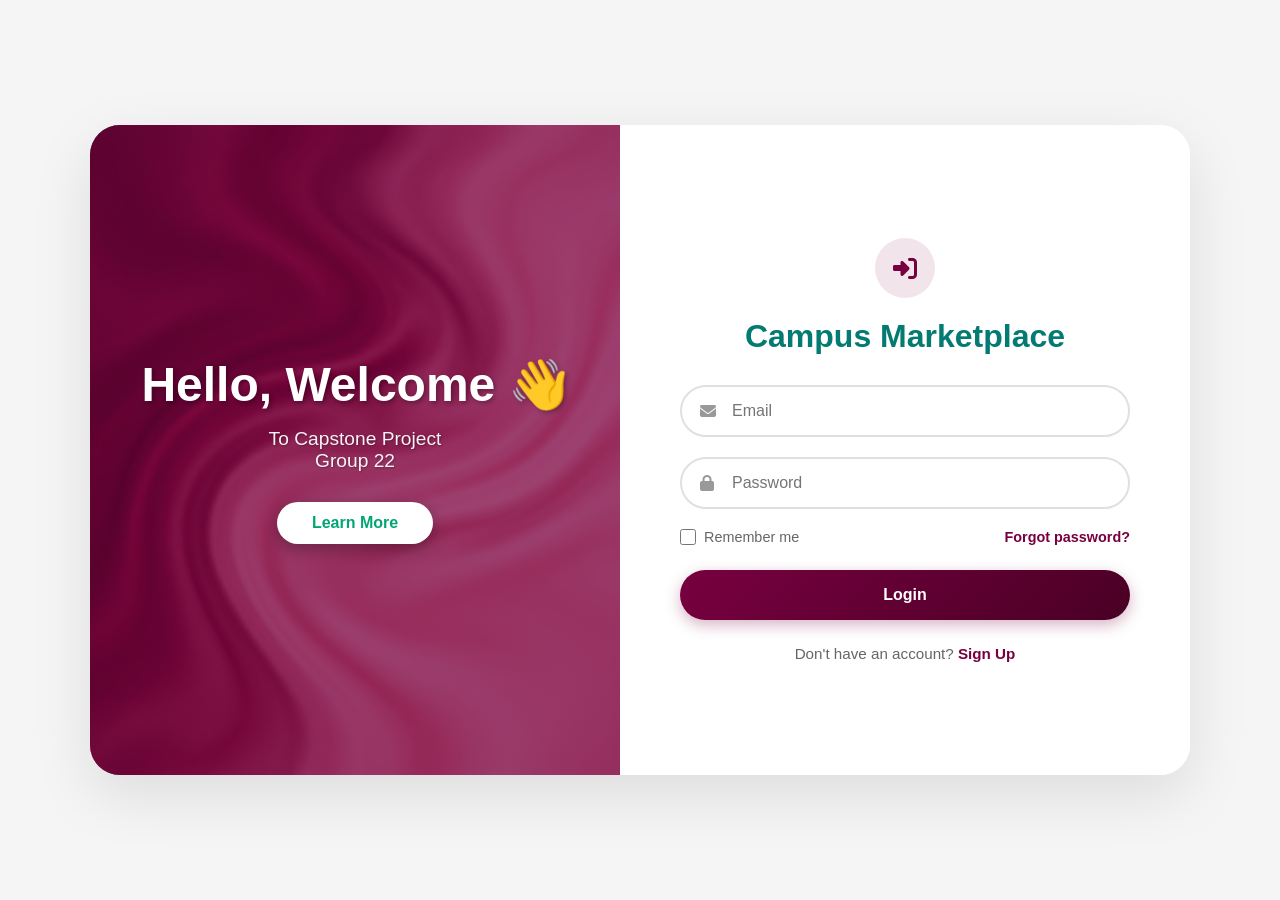
<file: index.html>
<!DOCTYPE html>
<html lang="en">
<head>
  <meta charset="UTF-8">
  <meta name="viewport" content="width=device-width, initial-scale=1.0">
  <title>Campus Marketplace - Authentication</title>
  <link rel="stylesheet" href="https://cdnjs.cloudflare.com/ajax/libs/font-awesome/6.5.0/css/all.min.css">
  <link rel="stylesheet" href="css/style.css">
</head>
<body>

<div class="auth-container">
  <!-- Left Side - Changes based on form -->
  <div class="auth-left login-bg" id="authLeft">
    <div class="auth-left-content">
      <h1 id="leftTitle">Hello, Welcome 👋</h1>
      <p id="leftSubtitle">To Capstone Project<br>Group 22</p>
      <button class="learn-more-btn">Learn More</button>
    </div>
  </div>

  <!-- Right Side - Login Form -->
  <div class="auth-right" id="loginForm">
    <div class="auth-icon">
      <i class="fas fa-sign-in-alt"></i>
    </div>
    <h2>Campus Marketplace</h2>
    
    <form onsubmit="handleLogin(event)">
      <div class="form-group">
        <i class="fas fa-envelope"></i>
        <input type="email" id="loginEmail" placeholder="Email" required>
      </div>
      
      <div class="form-group">
        <i class="fas fa-lock"></i>
        <input type="password" id="loginPassword" placeholder="Password" required>
      </div>
      
      <div class="form-options">
        <label class="remember-me">
          <input type="checkbox">
          Remember me
        </label>
        <a href="#" class="forgot-password">Forgot password?</a>
      </div>
      
      <button type="submit" class="submit-btn">Login</button>
    </form>
    
    <div class="auth-switch">
      Don't have an account? <a onclick="showSignup()">Sign Up</a>
    </div>
  </div>

  <!-- Right Side - Signup Form -->
  <div class="auth-right hidden" id="signupForm">
    <div class="auth-icon">
      <i class="fas fa-user-plus"></i>
    </div>
    <h2>Create Acount  <h2>
    
    <form onsubmit="handleSignup(event)">
      <div class="form-group">
        <i class="fas fa-user"></i>
        <input type="text" id="signupName" placeholder="Full Name" required>
      </div>
      
      <div class="form-group">
        <i class="fas fa-envelope"></i>
        <input type="email" id="signupEmail" placeholder="Email" required>
      </div>
      
      <div class="form-group">
        <i class="fas fa-lock"></i>
        <input type="password" id="signupPassword" placeholder="Password" required minlength="6">
      </div>
      
      <label class="terms-checkbox">
        <input type="checkbox" id="termsAgree" required>
        <span>I agree to <a href="#">Terms & Conditions</a></span>
      </label>
      
      <p id="signupError" class="error-message"></p>
      
      <button type="submit" class="submit-btn">Sign Up</button>
    </form>
    
    <div class="auth-switch">
      Already have an account? <a onclick="showLogin()">Login</a>
    </div>
  </div>
</div>

<script src="js/script.js"></script>
<script>
// Toggle to Signup with different background image
function showSignup() {
  document.getElementById('loginForm').classList.add('hidden');
  document.getElementById('signupForm').classList.remove('hidden');
  
  // Change background image
  var leftPanel = document.getElementById('authLeft');
  leftPanel.classList.remove('login-bg');
  leftPanel.classList.add('signup-bg');
  
  // Change content
  document.getElementById('leftTitle').textContent = 'Join Us 👋';
  document.getElementById('leftSubtitle').innerHTML = 'Create your account<br>Group 22';
  document.querySelector('#signupForm .auth-icon i').className = 'fas fa-user-plus';
}

// Toggle to Login with different background image
function showLogin() {
  document.getElementById('signupForm').classList.add('hidden');
  document.getElementById('loginForm').classList.remove('hidden');
  
  // Change background image
  var leftPanel = document.getElementById('authLeft');
  leftPanel.classList.remove('signup-bg');
  leftPanel.classList.add('login-bg');
  
  // Change content
  document.getElementById('leftTitle').textContent = 'Hello, Welcome 👋';
  document.getElementById('leftSubtitle').innerHTML = 'To Capstone Project<br>Group 22';
  document.querySelector('#loginForm .auth-icon i').className = 'fas fa-sign-in-alt';
}

// Handle Login
function handleLogin(event) {
  event.preventDefault();
  
  var email = document.getElementById('loginEmail').value.trim();
  var password = document.getElementById('loginPassword').value.trim();
  
  if (!email || !password) {
    alert('Please fill in all fields');
    return;
  }
  
  if (login(email, password)) {
    window.location.href = 'dashboard.html';
  } else {
    alert('Invalid email or password');
  }
}

// Handle Signup
function handleSignup(event) {
  event.preventDefault();
  
  var name = document.getElementById('signupName').value.trim();
  var email = document.getElementById('signupEmail').value.trim();
  var password = document.getElementById('signupPassword').value.trim();
  var terms = document.getElementById('termsAgree').checked;
  
  if (!name || !email || !password) {
    alert('Please fill in all fields');
    return;
  }
  
  if (password.length < 6) {
    alert('Password must be at least 6 characters');
    return;
  }
  
  if (!terms) {
    alert('Please agree to Terms & Conditions');
    return;
  }
  
  if (signup(name, email, password)) {
    alert('Account created successfully! Please login.');
    showLogin();
  } else {
    var errorEl = document.getElementById('signupError');
    errorEl.textContent = 'Email already exists';
    errorEl.classList.add('show');
  }
}
</script>

</body>
</html>
</file>
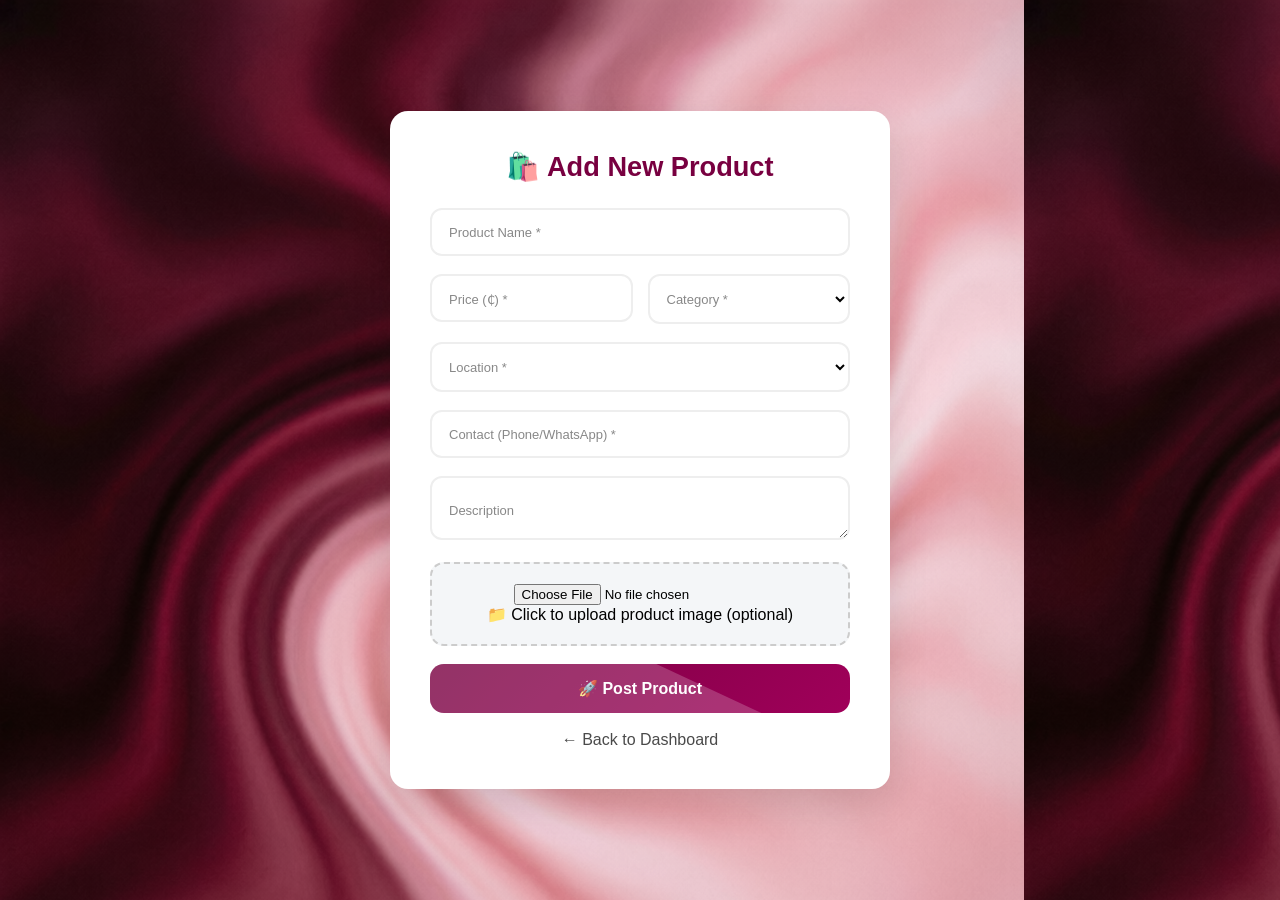
<file: add-product.html>
<!DOCTYPE html>
<html lang="en">
<head>
  <meta charset="UTF-8">
  <meta name="viewport" content="width=device-width, initial-scale=1.0">
  <title>Add Product - Campus Marketplace</title>
  <link rel="stylesheet" href="css/add.css">
</head>
<body>

<div class="login-box">
  <h2>🛍️ Add New Product</h2>

  <form onsubmit="addProduct(event); return false;">

    <!-- Product Name -->
    <div class="input-group">
      <input type="text" id="productName" placeholder=" " required>
      <label>Product Name *</label>
    </div>

    <!-- Row -->
    <div class="row">
      <div class="input-group">
        <input type="number" id="productPrice" placeholder=" " min="1" required>
        <label>Price (₵) *</label>
      </div>

      <div class="input-group">
        <select id="productCategory" required>
          <option value="" disabled selected hidden></option>
          <option>Phones</option>
          <option>Electronics</option>
          <option>Books</option>
          <option>Fashion</option>
          <option>Hostel Items</option>
          <option>Food</option>
          <option>Services</option>
        </select>
        <label>Category *</label>
      </div>
    </div>

    <!-- Location -->
    <div class="input-group">
      <select id="productLocation" required>
        <option value="" disabled selected hidden></option>
        <option>Unity Hall</option>
        <option>Brunei</option>
        <option>Ayeduase</option>
        <option>Kotei</option>
        <option>Kentinkrono</option>
        <option>Off Campus</option>
      </select>
      <label>Location *</label>
    </div>

    <!-- Contact -->
    <div class="input-group">
      <input type="text" id="productContact" placeholder=" " required>
      <label>Contact (Phone/WhatsApp) *</label>
    </div>

    <!-- Description -->
    <div class="input-group">
      <textarea id="productDescription" placeholder=" "></textarea>
      <label>Description</label>
    </div>

    <!-- Image Upload -->
    <div class="file-upload">
      <input type="file" id="productImage" accept="image/*">
      <p>📁 Click to upload product image (optional)</p>
    </div>

    <!-- Button -->
    <button type="submit">🚀 Post Product</button>

  </form>

  <a href="dashboard.html">← Back to Dashboard</a>
</div>

<script src="js/script.js"></script>

</body>
</html>
</file>
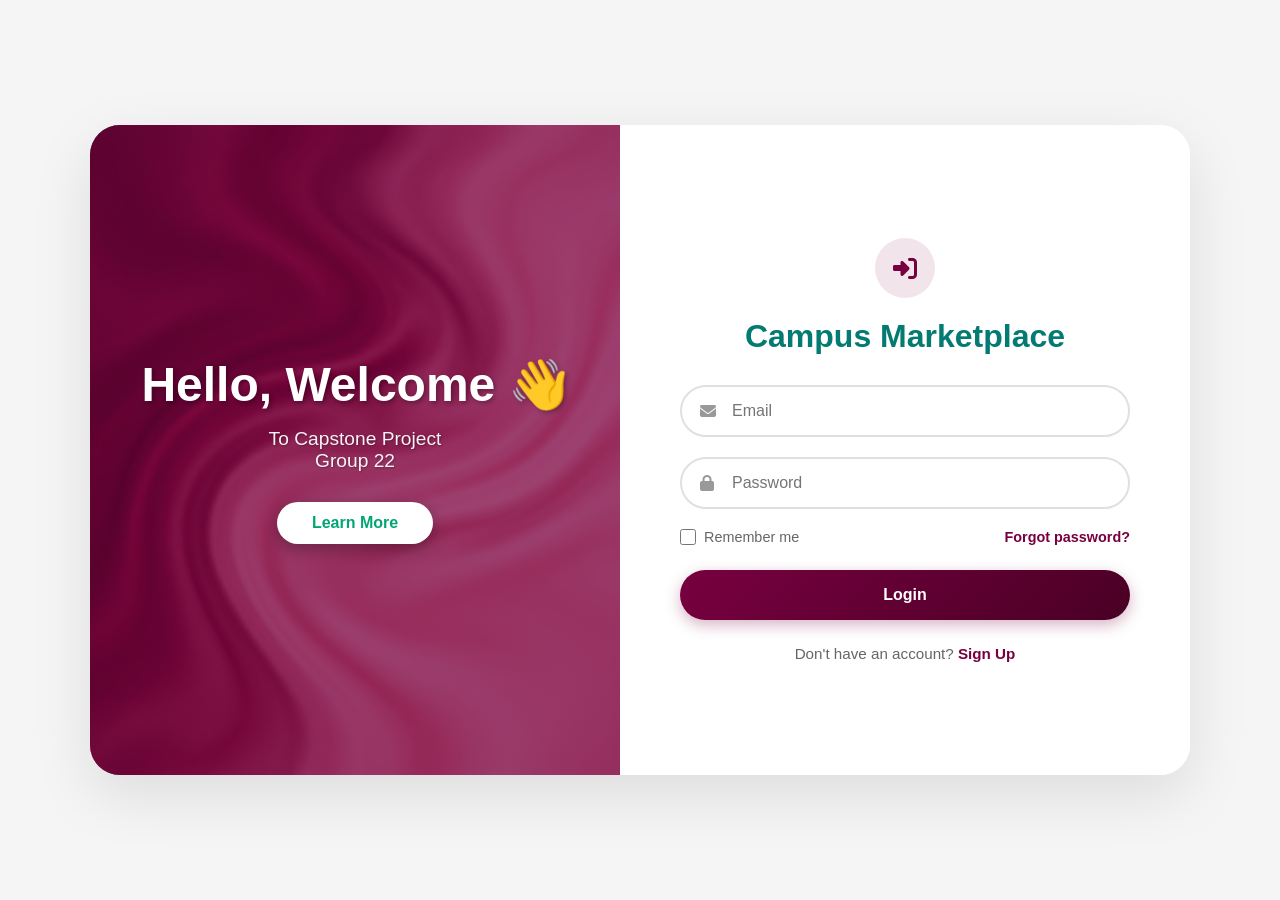
<file: dashboard.html>
<!DOCTYPE html>
<html lang="en">
<head>
  <meta charset="UTF-8">
  <meta name="viewport" content="width=device-width, initial-scale=1.0">
  <title>Dashboard - Campus Marketplace</title>
  <link rel="stylesheet" href="css/dashboard.css">
</head>
<body>

<nav>
<h2>CAMPUS MARKETPLACE</h2>

<ul>
<li><a href="marketplace.html">Marketplace</a></li>
<li><a href="dashboard.html" class="active">Dashboard</a></li>
<li><a href="#" onclick="logout()">Logout</a></li>
</ul>

</nav>

  <div class="container">
    <div style="display:flex;justify-content:space-between;align-items:center;margin-bottom:20px;">
      <h2 id="welcomeUser">Hello! 👋</h2>
      <button class="btn-add" onclick="location.href='add-product.html'">+ Post New Item</button>
    </div>

    <div class="stats">
      <div class="stat-card"><h3 id="statActive">0</h3><p>Active</p></div>
      <div class="stat-card"><h3 id="statViews">0</h3><p>Views</p></div>
      <div class="stat-card"><h3 id="statSold">0</h3><p>Sold</p></div>
    </div>

    <div class="filters">
      <input type="text" id="dashSearch" placeholder="Search..." onkeyup="filterDashboard()">
      <select id="dashCategory" onchange="filterDashboard()">
        <option value="All">All Categories</option>
        <option>Phones</option><option>Electronics</option><option>Books</option>
        <option>Fashion</option><option>Hostel Items</option><option>Food</option><option>Services</option>
      </select>
      <select id="dashLocation" onchange="filterDashboard()">
        <option value="All">All Locations</option>
        <option>Unity Hall</option><option>Brunei</option><option>Ayeduase</option>
        <option>Kotei</option><option>Kentinkrono</option><option>Off Campus</option>
      </select>
    </div>

    <h3>My Products</h3>
    <div class="product-grid" id="productGrid"></div>
  </div>

  <script src="js/script.js"></script>
  <script>
    window.addEventListener('load', function() {
      checkAuth();
      loadDashboard();
    });
  </script>
</body>
</html>
</file>
<file: css/style.css>
* {
      margin: 0;
      padding: 0;
      box-sizing: border-box;
      font-family: 'Segoe UI', Tahoma, Geneva, Verdana, sans-serif;
    }

    body {
      min-height: 100vh;
      display: flex;
      align-items: center;
      justify-content: center;
      background: #f5f5f5;
      padding: 20px;
    }

    .auth-container {
      display: flex;
      width: 100%;
      max-width: 1100px;
      background: white;
      border-radius: 30px;
      overflow: hidden;
      box-shadow: 0 20px 60px rgba(0, 0, 0, 0.1);
      min-height: 650px;
    }

    /* Left Side - Image Background */
    .auth-left {
      flex: 1;
      position: relative;
      display: flex;
      flex-direction: column;
      justify-content: center;
      align-items: center;
      padding: 40px;
      color: white;
      overflow: hidden;
      background-size: cover;
      background-position: center;
      background-repeat: no-repeat;
      transition: all 0.5s ease;
    }

    /* Dark overlay for better text readability */
    .auth-left::before {
      content: '';
      position: absolute;
      top: 0;
      left: 0;
      right: 0;
      bottom: 0;
      background: rgba(120, 0, 64, 0.7);
      z-index: 1;
    }

    /* LOGIN Background Image */
    .auth-left.login-bg {
      background-image: url('/image/login-img.png');
    }

    /* SIGNUP Background Image */
    .auth-left.signup-bg {
      background-image: url('/image/logout\ -img.jpg');
    }

    .auth-left-content {
      position: relative;
      z-index: 2;
      text-align: center;
    }

    .auth-left h1 {
      font-size: 3rem;
      margin-bottom: 15px;
      font-weight: 700;
      text-shadow: 2px 2px 4px rgba(0,0,0,0.3);
    }

    .auth-left p {
      font-size: 1.2rem;
      margin-bottom: 30px;
      opacity: 0.95;
      text-shadow: 1px 1px 2px rgba(0,0,0,0.3);
    }

    .learn-more-btn {
      background: white;
      color: #03a575;
      padding: 12px 35px;
      border: none;
      border-radius: 25px;
      font-size: 1rem;
      font-weight: 600;
      cursor: pointer;
      transition: all 0.3s;
      box-shadow: 0 5px 15px rgba(0,0,0,0.3);
    }

    .learn-more-btn:hover {
      transform: translateY(-3px);
      box-shadow: 0 8px 20px rgba(0,0,0,0.4);
    }

    /* Right Side - Form */
    .auth-right {
      flex: 1;
      padding: 60px;
      display: flex;
      flex-direction: column;
      justify-content: center;
      background: white;
    }

    .auth-icon {
      width: 60px;
      height: 60px;
      background: rgba(120, 0, 64, 0.1);
      border-radius: 50%;
      display: flex;
      align-items: center;
      justify-content: center;
      margin: 0 auto 20px;
      color: #780040;
      font-size: 1.5rem;
    }

    .auth-right h2 {
      text-align: center;
      color: #037b73;
      font-size: 2rem;
      margin-bottom: 30px;
      font-weight: 700;
    }

    .form-group {
      margin-bottom: 20px;
      position: relative;
    }

    .form-group i {
      position: absolute;
      left: 20px;
      top: 50%;
      transform: translateY(-50%);
      color: #999;
      font-size: 1rem;
    }

    .form-group input {
      width: 100%;
      padding: 15px 20px 15px 50px;
      border: 2px solid #e0e0e0;
      border-radius: 30px;
      font-size: 1rem;
      transition: all 0.3s;
      outline: none;
    }

    .form-group input:focus {
      border-color: #780040;
      box-shadow: 0 0 0 4px rgba(120, 0, 64, 0.1);
    }

    .form-options {
      display: flex;
      justify-content: space-between;
      align-items: center;
      margin-bottom: 25px;
      font-size: 0.9rem;
    }

    .remember-me {
      display: flex;
      align-items: center;
      gap: 8px;
      color: #666;
      cursor: pointer;
    }

    .remember-me input[type="checkbox"] {
      width: 16px;
      height: 16px;
      cursor: pointer;
      accent-color: #780040;
    }

    .forgot-password {
      color: #780040;
      text-decoration: none;
      font-weight: 600;
      transition: opacity 0.3s;
    }

    .forgot-password:hover {
      opacity: 0.8;
      text-decoration: underline;
    }

    .terms-checkbox {
      display: flex;
      align-items: center;
      gap: 10px;
      margin-bottom: 25px;
      color: #666;
      font-size: 0.9rem;
    }

    .terms-checkbox input {
      width: 18px;
      height: 18px;
      cursor: pointer;
      accent-color: #780040;
    }

    .terms-checkbox a {
      color: #780040;
      text-decoration: none;
      font-weight: 600;
    }

    .submit-btn {
      width: 100%;
      padding: 16px;
      background: linear-gradient(135deg, #780040 0%, #4a0025 100%);
      color: white;
      border: none;
      border-radius: 30px;
      font-size: 1rem;
      font-weight: 600;
      cursor: pointer;
      transition: all 0.3s;
      box-shadow: 0 5px 15px rgba(120, 0, 64, 0.3);
    }

    .submit-btn:hover {
      transform: translateY(-2px);
      box-shadow: 0 8px 20px rgba(120, 0, 64, 0.4);
    }

    .auth-switch {
      text-align: center;
      margin-top: 25px;
      color: #666;
      font-size: 0.95rem;
    }

    .auth-switch a {
      color: #780040;
      text-decoration: none;
      font-weight: 700;
      cursor: pointer;
    }

    .auth-switch a:hover {
      text-decoration: underline;
    }

    .hidden {
      display: none !important;
    }

    .error-message {
      color: #e74c3c;
      font-size: 0.85rem;
      margin-top: 5px;
      display: none;
    }

    .error-message.show {
      display: block;
    }

    /* Responsive */
    @media (max-width: 900px) {
      .auth-left {
        display: none;
      }
      .auth-right {
        padding: 40px;
      }
    }

    @media (max-width: 480px) {
      .auth-right {
        padding: 30px 20px;
      }
      .auth-right h2 {
        font-size: 1.5rem;
      }
    }
</file>
<file: css/add.css>
:root {
    --primary: #780040;
    --secondary: #4a4a4a;
    --accent: #e67e22;
    --light: #f4f6f8;
    --white: #ffffff;
    --shadow: 0 15px 40px rgba(0,0,0,0.12);
    --radius: 18px;
}

/* RESET */
* {
    margin: 0;
    padding: 0;
    box-sizing: border-box;
    font-family: 'Poppins', sans-serif;
}

/* BODY */
body {
    background: linear-gradient(135deg, #f5f7fa, #e4e8ec);
    display: flex;
    justify-content: center;
    align-items: center;
    min-height: 100vh;
    padding: 20px;
    background-image: url('/image/caps\ -\ Copy.png');
}

/* ================= FORM BOX ================= */

.login-box {
    background: var(--white);
    padding: 40px;
    width: 100%;
    max-width: 500px;
    border-radius: var(--radius);
    box-shadow: var(--shadow);
    animation: fadeInUp 0.6s ease;
}

@keyframes fadeInUp {
    from {
        opacity: 0;
        transform: translateY(40px);
    }
    to {
        opacity: 1;
        transform: translateY(0);
    }
}

.login-box:hover {
    transform: translateY(-5px);
}

/* HEADER */
.login-box h2 {
    text-align: center;
    margin-bottom: 25px;
    color: var(--primary);
    font-size: 1.7rem;
}

/* ================= FORM ================= */

.login-box form {
    display: flex;
    flex-direction: column;
    gap: 18px;
}

/* FLOATING INPUT STYLE */
.input-group {
    position: relative;
}

.input-group input,
.input-group select,
.input-group textarea {
    width: 100%;
    padding: 14px;
    border-radius: 12px;
    border: 2px solid #eee;
    outline: none;
    font-size: 14px;
    transition: 0.3s;
    background: transparent;
}

.input-group label {
    position: absolute;
    top: 50%;
    left: 14px;
    transform: translateY(-50%);
    color: #888;
    font-size: 13px;
    pointer-events: none;
    transition: 0.3s;
    background: white;
    padding: 0 5px;
}

.input-group input:focus,
.input-group textarea:focus,
.input-group select:focus {
    border-color: var(--primary);
    box-shadow: 0 0 0 4px rgba(120, 0, 64, 0.08);
}

/* FLOAT EFFECT */
.input-group input:focus + label,
.input-group input:not(:placeholder-shown) + label,
.input-group textarea:focus + label,
.input-group textarea:not(:placeholder-shown) + label {
    top: -8px;
    font-size: 11px;
    color: var(--primary);
}

/* ================= ROW ================= */

.row {
    display: grid;
    grid-template-columns: 1fr 1fr;
    gap: 15px;
}

@media (max-width: 480px) {
    .row {
        grid-template-columns: 1fr;
    }
}

/* ================= FILE UPLOAD ================= */

.file-upload {
    padding: 20px;
    background: var(--light);
    border-radius: 14px;
    border: 2px dashed #ccc;
    text-align: center;
    transition: 0.3s;
    cursor: pointer;
}

.file-upload:hover {
    background: #eef1f4;
    border-color: var(--primary);
}

.file-upload input {
    border: none;
    background: transparent;
}

/* ================= BUTTON ================= */

.login-box button {
    padding: 15px;
    border: none;
    border-radius: 14px;
    background: linear-gradient(135deg, #780040, #a0005a);
    color: white;
    font-size: 16px;
    font-weight: 600;
    cursor: pointer;
    transition: 0.3s;
    position: relative;
    overflow: hidden;
}

/* BUTTON HOVER ANIMATION */
.login-box button::after {
    content: "";
    position: absolute;
    width: 300%;
    height: 300%;
    top: 0;
    left: -100%;
    background: rgba(255,255,255,0.2);
    transform: rotate(25deg);
    transition: 0.5s;
}

.login-box button:hover::after {
    left: 100%;
}

.login-box button:hover {
    transform: translateY(-3px);
    box-shadow: 0 10px 25px rgba(120, 0, 64, 0.3);
}

/* ================= BACK LINK ================= */

.login-box a {
    display: block;
    text-align: center;
    margin-top: 18px;
    color: var(--secondary);
    text-decoration: none;
    transition: 0.3s;
}

.login-box a:hover {
    color: var(--primary);
}

/* ================= RESPONSIVE ================= */

@media (max-width: 480px) {
    .login-box {
        padding: 25px;
    }
}
</file>
<file: css/dashboard.css>
/* RESET */
*{
margin:0;
padding:0;
box-sizing:border-box;
font-family:Arial, Helvetica, sans-serif;
}S

body{
    background: #f9f9f9;
    color: #f4f3f3;
    
    background-size: contain;   /* keeps original ratio */
    background-repeat: no-repeat;  
     background-position: center;
}

/* HEADER */
nav{
background:#292a36;
padding:15px 5%;
display:flex;
justify-content:space-between;
align-items:center;
border-bottom:1px solid #ddd;
color: #fffcfc;

}

nav h2{
font-size:24px;
font-weight:bold;
text-align: center;
}

/* NAV LINKS */
nav ul{
display:flex;
list-style:none;
gap:20px;
}

nav ul li a{
text-decoration:none;
color:#faf8f8;
font-weight:500;
}

nav ul li a:hover,
nav ul li a.active{
color:#fefcfa;
font-weight: 100;
}

/* MAIN CONTAINER */
.container{
width:90%;
max-width:1100px;
margin:30px auto;
}

/* ADD BUTTON */
.btn-add{
background:#ff7a00;
color:rgb(255, 255, 255);
border:none;
padding:12px 18px;
border-radius:25px;
cursor:pointer;
font-weight:bold;
}

.btn-add:hover{
background:#f8e1cd;
}

/* STATS */
.stats{
display:grid;
grid-template-columns:repeat(3,1fr);
gap:20px;
margin:25px 0;
}

.stat-card{
background:white;
padding:30px;
border-radius:10px;
text-align:center;
box-shadow:0 2px 8px rgba(0,0,0,0.08);
}

.stat-card h3{
font-size:40px;
color:#7a003c;
margin-bottom:5px;
}

.stat-card p{
color:#0444a3;
}

/* FILTERS */
.filters{
display:flex;
gap:10px;
margin:20px 0;
flex-wrap:wrap;
}

.filters input,
.filters select{
padding:10px;
border-radius:6px;
border:1px solid #ccc;
}

/* PRODUCT GRID */
.product-grid{
display:grid;
grid-template-columns:repeat(auto-fill,minmax(220px,1fr));
gap:20px;
margin-top:20px;
}

/* PRODUCT CARD */
.product-card{
background:white;
border-radius:10px;
overflow:hidden;
box-shadow:0 2px 8px rgba(0,0,0,0.08);
transition:0.2s;
}

.product-card:hover{
transform:translateY(-5px);
}

.product-card img{
width:100%;
height:180px;
object-fit:cover;
}

.product-info{
padding:15px;
}

.product-info h4{
margin-bottom:5px;
}

.product-info p{
color:#f2ecec;
font-size:14px;
}
.product-card{
    transition: transform 0.3s ease, box-shadow 0.3s ease;
}

.product-card:hover{
    transform: translateY(-10px);
    box-shadow: 0 15px 30px rgba(0,0,0,0.2);
}
</file>
